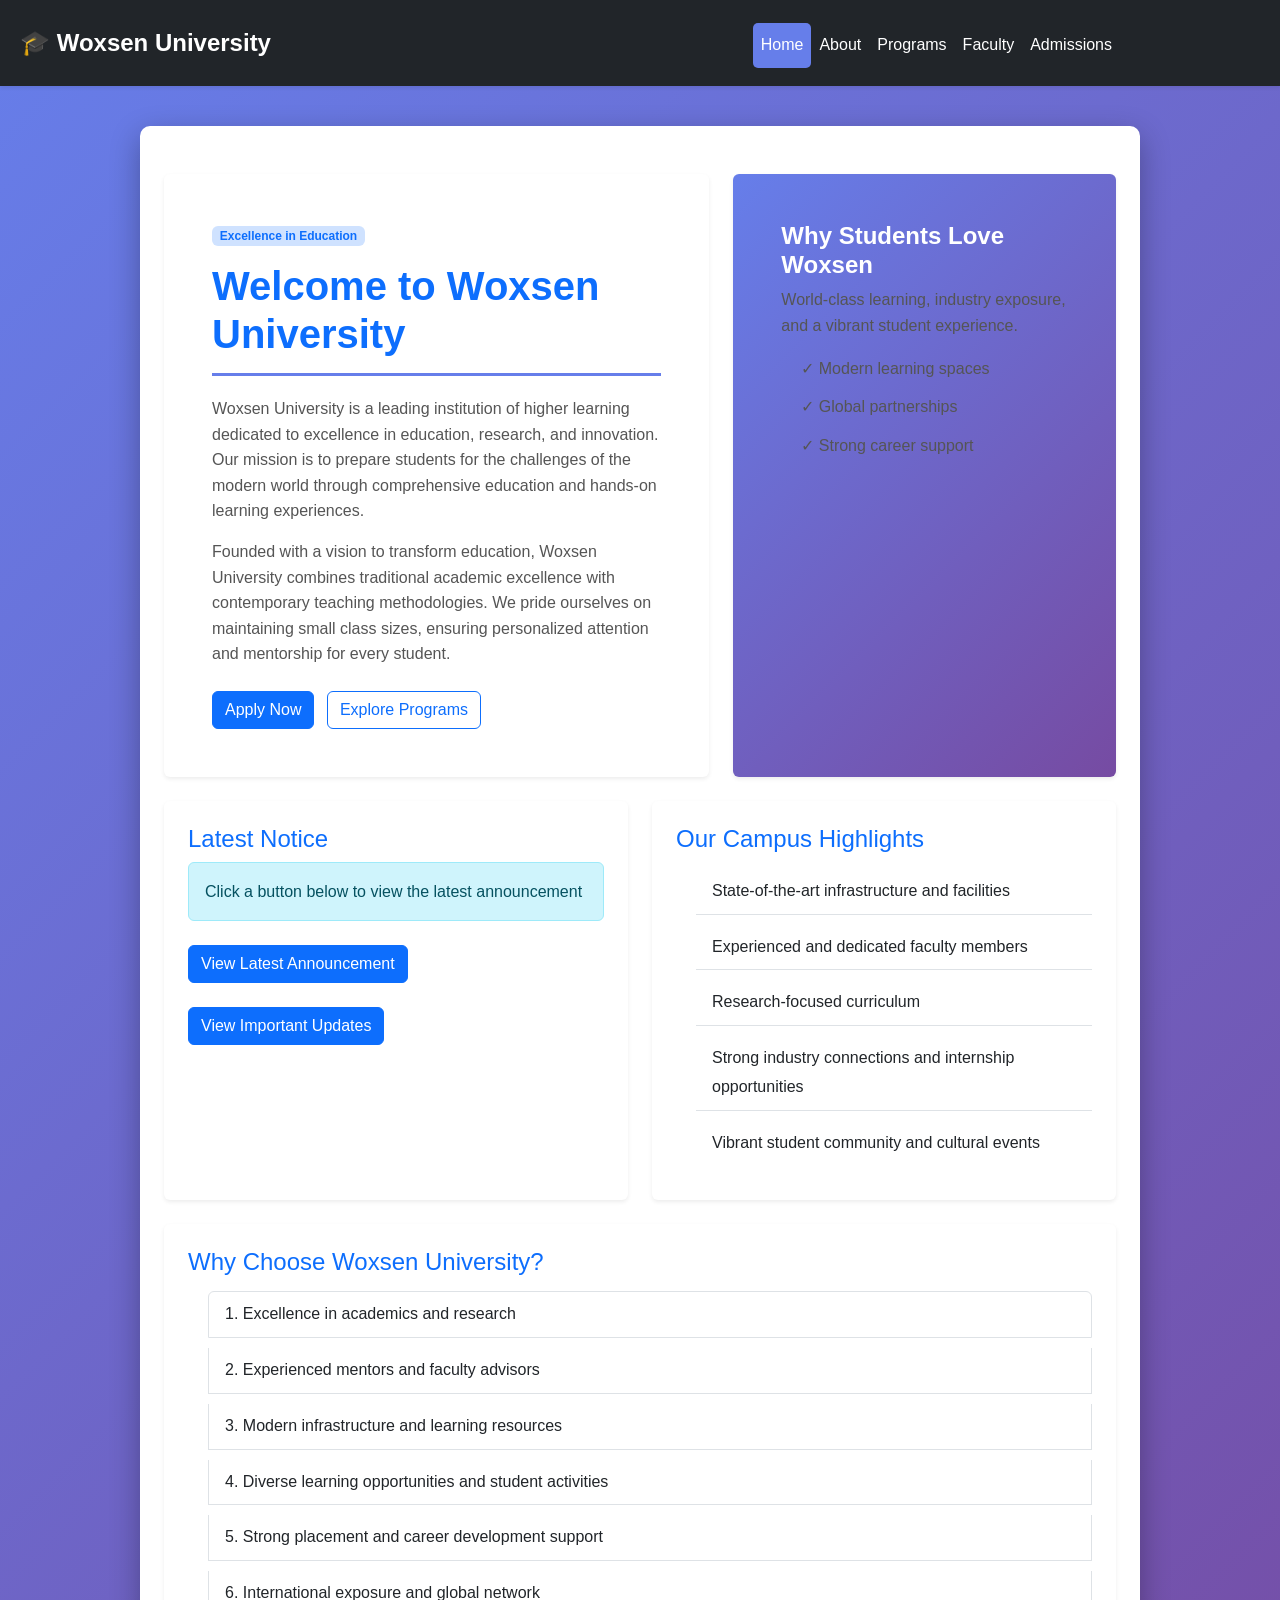
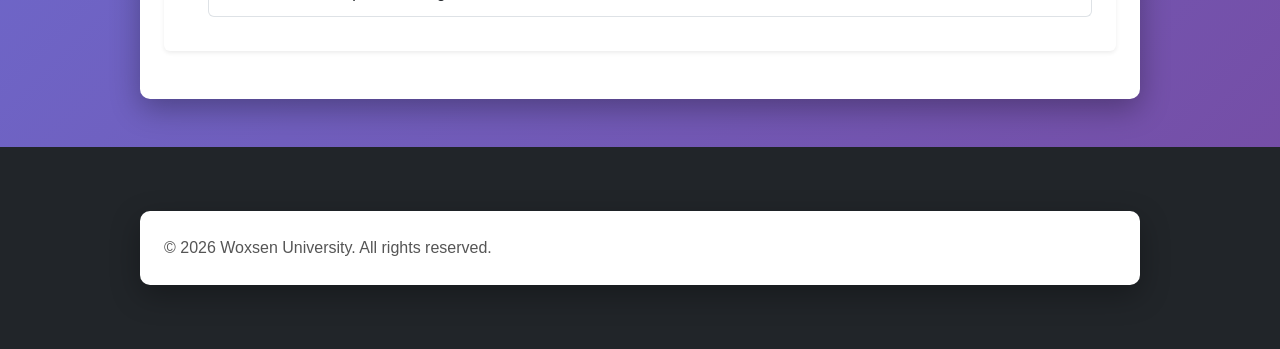
<file: index.html>
<!DOCTYPE html>
<html lang="en">
<head>
  <meta charset="UTF-8">
  <meta name="viewport" content="width=device-width, initial-scale=1.0">
  <title>Woxsen University - Home</title>
  <link href="https://cdn.jsdelivr.net/npm/bootstrap@5.3.3/dist/css/bootstrap.min.css" rel="stylesheet">
  <link rel="stylesheet" href="styles.css">
</head>
<body>
  <header class="navbar navbar-expand-lg navbar-dark bg-dark sticky-top shadow-sm">
    <div class="container">
      <a href="index.html" class="navbar-brand fw-bold">🎓 Woxsen University</a>
      <button class="navbar-toggler border-0" type="button" data-bs-toggle="collapse" data-bs-target="#navbarNav" aria-controls="navbarNav" aria-expanded="false" aria-label="Toggle navigation">
        <span class="navbar-toggler-icon"></span>
      </button>
      <div class="collapse navbar-collapse" id="navbarNav">
        <ul class="navbar-nav ms-auto" id="nav-links"></ul>
      </div>
    </div>
  </header>

  <main class="container py-4 py-lg-5">
    <section class="row align-items-stretch g-4 mb-4">
      <div class="col-lg-7">
        <div class="card shadow-sm border-0 h-100">
          <div class="card-body p-4 p-lg-5">
            <span class="badge bg-primary-subtle text-primary mb-3">Excellence in Education</span>
            <h1 class="display-6 fw-bold text-primary" id="hero-title"></h1>
            <div id="hero-intro"></div>
            <div class="mt-4">
              <a class="btn btn-primary me-2" href="admissions.html">Apply Now</a>
              <a class="btn btn-outline-primary" href="programs.html">Explore Programs</a>
            </div>
          </div>
        </div>
      </div>
      <div class="col-lg-5">
        <div class="card border-0 h-100 text-white shadow-sm" style="background: linear-gradient(135deg, #667eea 0%, #764ba2 100%);">
          <div class="card-body p-4 p-lg-5">
            <h2 class="h4 fw-bold">Why Students Love Woxsen</h2>
            <p class="mb-3">World-class learning, industry exposure, and a vibrant student experience.</p>
            <ul class="list-unstyled">
              <li>✓ Modern learning spaces</li>
              <li>✓ Global partnerships</li>
              <li>✓ Strong career support</li>
            </ul>
          </div>
        </div>
      </div>
    </section>

    <section class="row g-4">
      <div class="col-lg-6">
        <div class="card shadow-sm border-0 h-100">
          <div class="card-body p-4">
            <h2 class="h4 text-primary">Latest Notice</h2>
            <div class="alert alert-info mb-3" role="status" id="notice">Click a button below to view the latest announcement</div>
            <div id="notice-buttons"></div>
          </div>
        </div>
      </div>
      <div class="col-lg-6">
        <div class="card shadow-sm border-0 h-100">
          <div class="card-body p-4">
            <h2 class="h4 text-primary">Our Campus Highlights</h2>
            <ul class="list-group list-group-flush" id="highlights-list"></ul>
          </div>
        </div>
      </div>
    </section>

    <section class="card shadow-sm border-0 mt-4">
      <div class="card-body p-4">
        <h2 class="h4 text-primary">Why Choose Woxsen University?</h2>
        <ol class="list-group list-group-numbered" id="reasons-list"></ol>
      </div>
    </section>
  </main>

  <footer class="bg-dark text-white py-4 mt-5">
    <div class="container text-center">
      <p class="mb-0" id="footer-text"></p>
    </div>
  </footer>

  <script src="content.js"></script>
  <script src="main.js"></script>
  <script src="https://cdn.jsdelivr.net/npm/bootstrap@5.3.3/dist/js/bootstrap.bundle.min.js"></script>
</body>
</html>
</file>
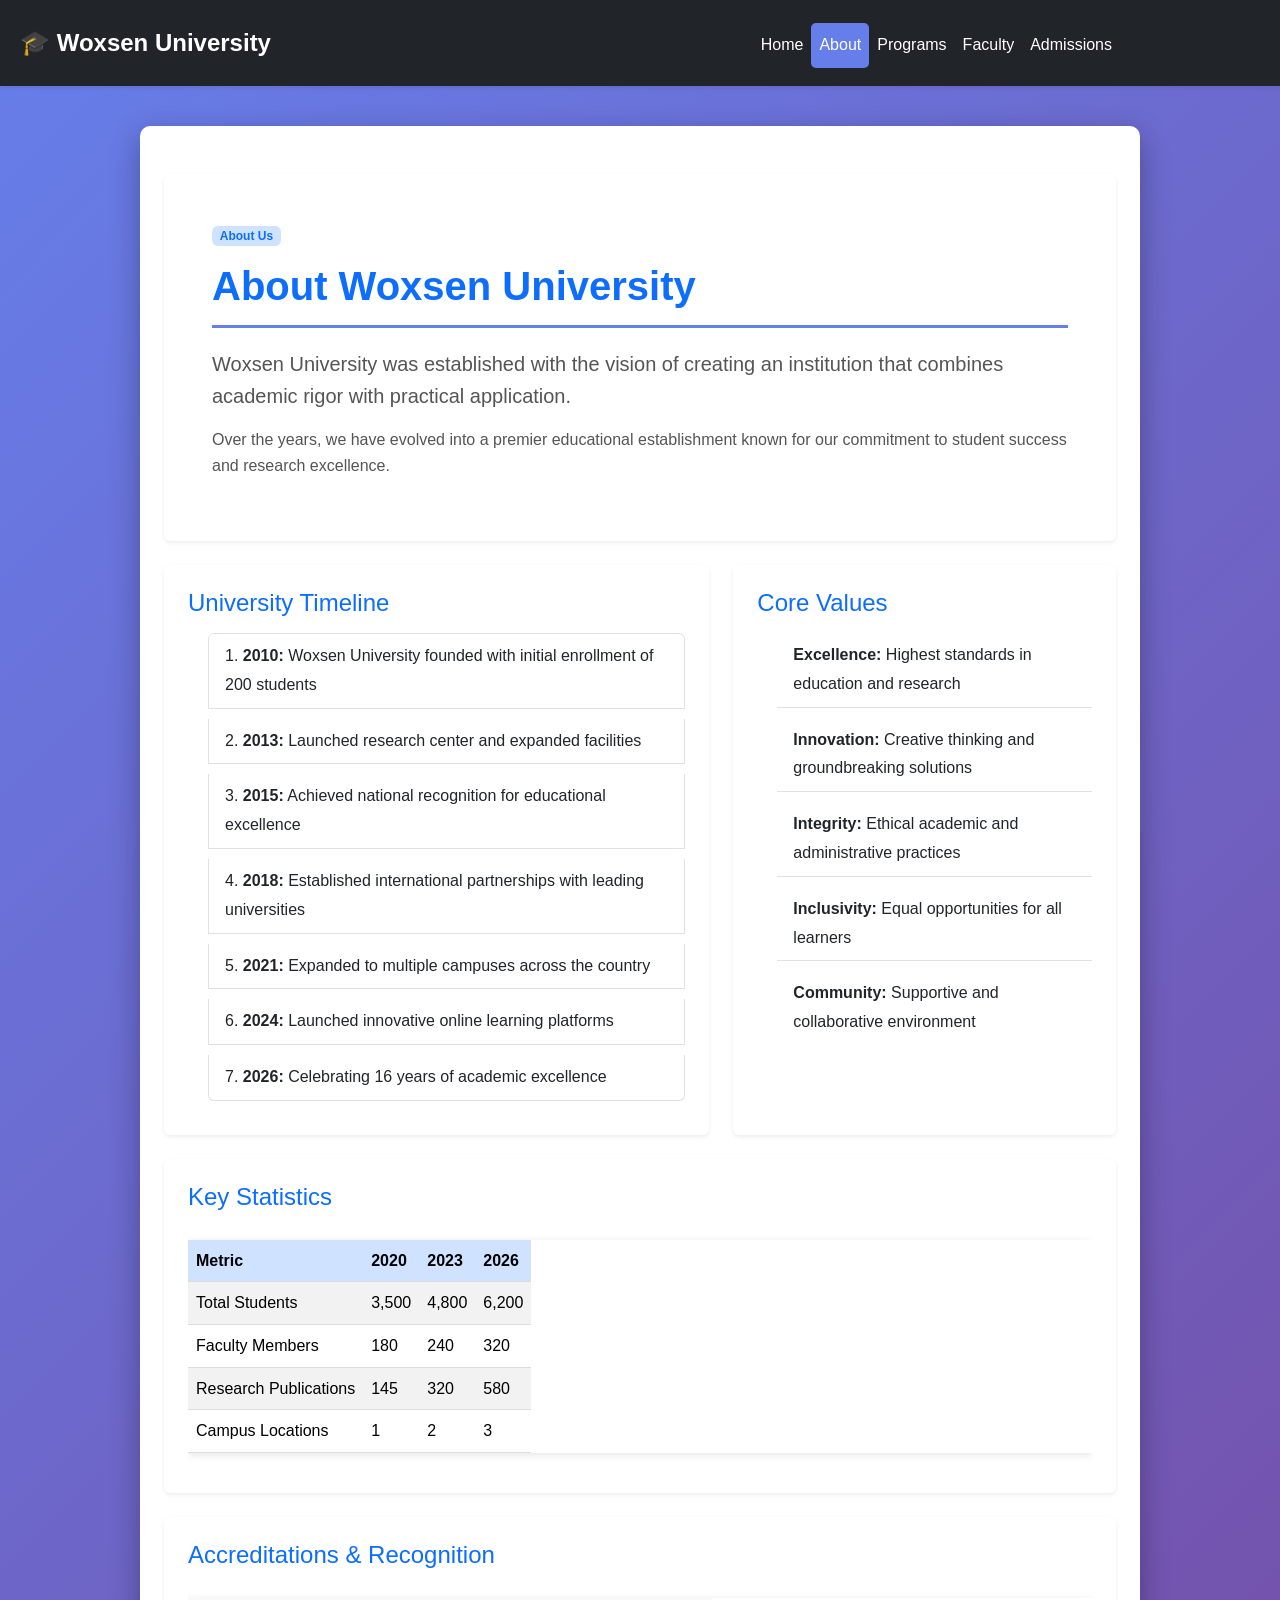
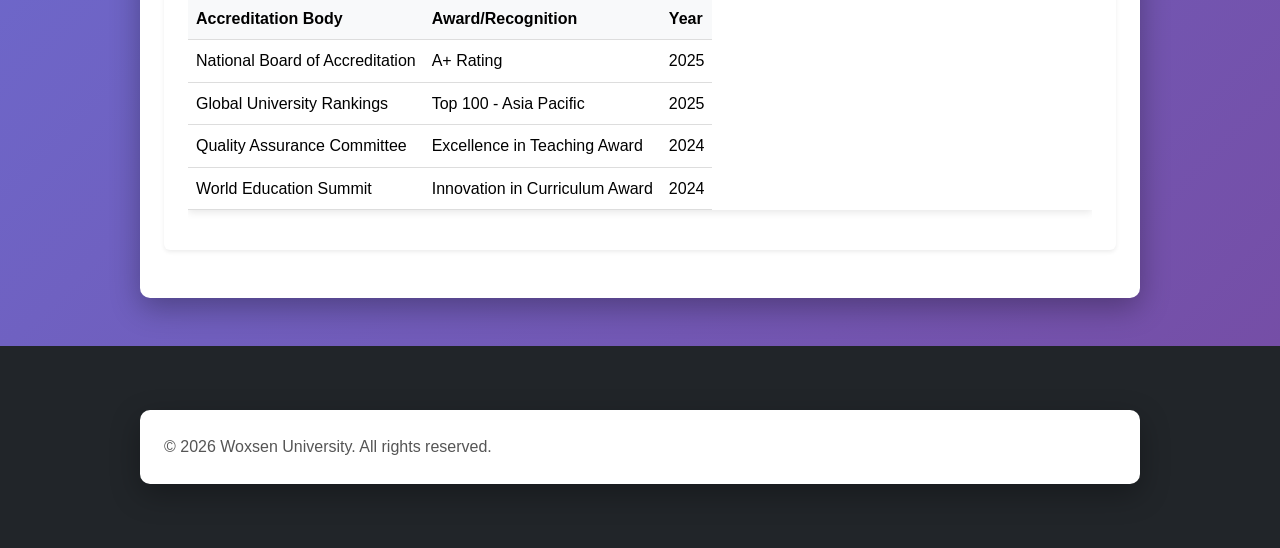
<file: about.html>
<!DOCTYPE html>
<html lang="en">
<head>
<meta charset="UTF-8">
<meta name="viewport" content="width=device-width, initial-scale=1.0">
<title>Woxsen University - About</title>
<link href="https://cdn.jsdelivr.net/npm/bootstrap@5.3.3/dist/css/bootstrap.min.css" rel="stylesheet">
<link rel="stylesheet" href="styles.css">
</head>
<body>
  <nav class="navbar navbar-expand-lg navbar-dark bg-dark sticky-top shadow-sm">
    <div class="container">
      <a href="index.html" class="navbar-brand fw-bold">🎓 Woxsen University</a>
      <button class="navbar-toggler border-0" type="button" data-bs-toggle="collapse" data-bs-target="#navbarNav" aria-controls="navbarNav" aria-expanded="false" aria-label="Toggle navigation">
        <span class="navbar-toggler-icon"></span>
      </button>
      <div class="collapse navbar-collapse" id="navbarNav">
        <ul class="navbar-nav ms-auto">
          <li class="nav-item"><a class="nav-link" href="index.html">Home</a></li>
          <li class="nav-item"><a class="nav-link active" href="about.html">About</a></li>
          <li class="nav-item"><a class="nav-link" href="programs.html">Programs</a></li>
          <li class="nav-item"><a class="nav-link" href="faculty.html">Faculty</a></li>
          <li class="nav-item"><a class="nav-link" href="admissions.html">Admissions</a></li>
        </ul>
      </div>
    </div>
  </nav>

<main class="container py-4 py-lg-5">
  <section class="card shadow-sm border-0 mb-4">
    <div class="card-body p-4 p-lg-5">
      <span class="badge bg-primary-subtle text-primary mb-3">About Us</span>
      <h1 class="display-6 fw-bold text-primary">About Woxsen University</h1>
      <p class="lead">Woxsen University was established with the vision of creating an institution that combines academic rigor with practical application.</p>
      <p>Over the years, we have evolved into a premier educational establishment known for our commitment to student success and research excellence.</p>
    </div>
  </section>

  <section class="row g-4 mb-4">
    <div class="col-lg-7">
      <div class="card shadow-sm border-0 h-100">
        <div class="card-body p-4">
          <h2 class="h4 text-primary">University Timeline</h2>
          <ol class="list-group list-group-numbered">
            <li class="list-group-item"><strong>2010:</strong> Woxsen University founded with initial enrollment of 200 students</li>
            <li class="list-group-item"><strong>2013:</strong> Launched research center and expanded facilities</li>
            <li class="list-group-item"><strong>2015:</strong> Achieved national recognition for educational excellence</li>
            <li class="list-group-item"><strong>2018:</strong> Established international partnerships with leading universities</li>
            <li class="list-group-item"><strong>2021:</strong> Expanded to multiple campuses across the country</li>
            <li class="list-group-item"><strong>2024:</strong> Launched innovative online learning platforms</li>
            <li class="list-group-item"><strong>2026:</strong> Celebrating 16 years of academic excellence</li>
          </ol>
        </div>
      </div>
    </div>
    <div class="col-lg-5">
      <div class="card shadow-sm border-0 h-100">
        <div class="card-body p-4">
          <h2 class="h4 text-primary">Core Values</h2>
          <ul class="list-group list-group-flush">
            <li class="list-group-item"><strong>Excellence:</strong> Highest standards in education and research</li>
            <li class="list-group-item"><strong>Innovation:</strong> Creative thinking and groundbreaking solutions</li>
            <li class="list-group-item"><strong>Integrity:</strong> Ethical academic and administrative practices</li>
            <li class="list-group-item"><strong>Inclusivity:</strong> Equal opportunities for all learners</li>
            <li class="list-group-item"><strong>Community:</strong> Supportive and collaborative environment</li>
          </ul>
        </div>
      </div>
    </div>
  </section>

  <section class="card shadow-sm border-0 mb-4">
    <div class="card-body p-4">
      <h2 class="h4 text-primary">Key Statistics</h2>
      <div class="table-responsive">
        <table class="table table-striped align-middle">
          <thead class="table-primary">
            <tr><th>Metric</th><th>2020</th><th>2023</th><th>2026</th></tr>
          </thead>
          <tbody>
            <tr><td>Total Students</td><td>3,500</td><td>4,800</td><td>6,200</td></tr>
            <tr><td>Faculty Members</td><td>180</td><td>240</td><td>320</td></tr>
            <tr><td>Research Publications</td><td>145</td><td>320</td><td>580</td></tr>
            <tr><td>Campus Locations</td><td>1</td><td>2</td><td>3</td></tr>
          </tbody>
        </table>
      </div>
    </div>
  </section>

  <section class="card shadow-sm border-0">
    <div class="card-body p-4">
      <h2 class="h4 text-primary">Accreditations & Recognition</h2>
      <div class="table-responsive">
        <table class="table table-hover align-middle">
          <thead class="table-light">
            <tr><th>Accreditation Body</th><th>Award/Recognition</th><th>Year</th></tr>
          </thead>
          <tbody>
            <tr><td>National Board of Accreditation</td><td>A+ Rating</td><td>2025</td></tr>
            <tr><td>Global University Rankings</td><td>Top 100 - Asia Pacific</td><td>2025</td></tr>
            <tr><td>Quality Assurance Committee</td><td>Excellence in Teaching Award</td><td>2024</td></tr>
            <tr><td>World Education Summit</td><td>Innovation in Curriculum Award</td><td>2024</td></tr>
          </tbody>
        </table>
      </div>
    </div>
  </section>
</main>

<footer class="bg-dark text-white py-4 mt-5">
  <div class="container text-center">
    <p class="mb-0">&copy; 2026 Woxsen University. All rights reserved.</p>
  </div>
</footer>

<script src="https://cdn.jsdelivr.net/npm/bootstrap@5.3.3/dist/js/bootstrap.bundle.min.js"></script>
</body>
</html>
</file>
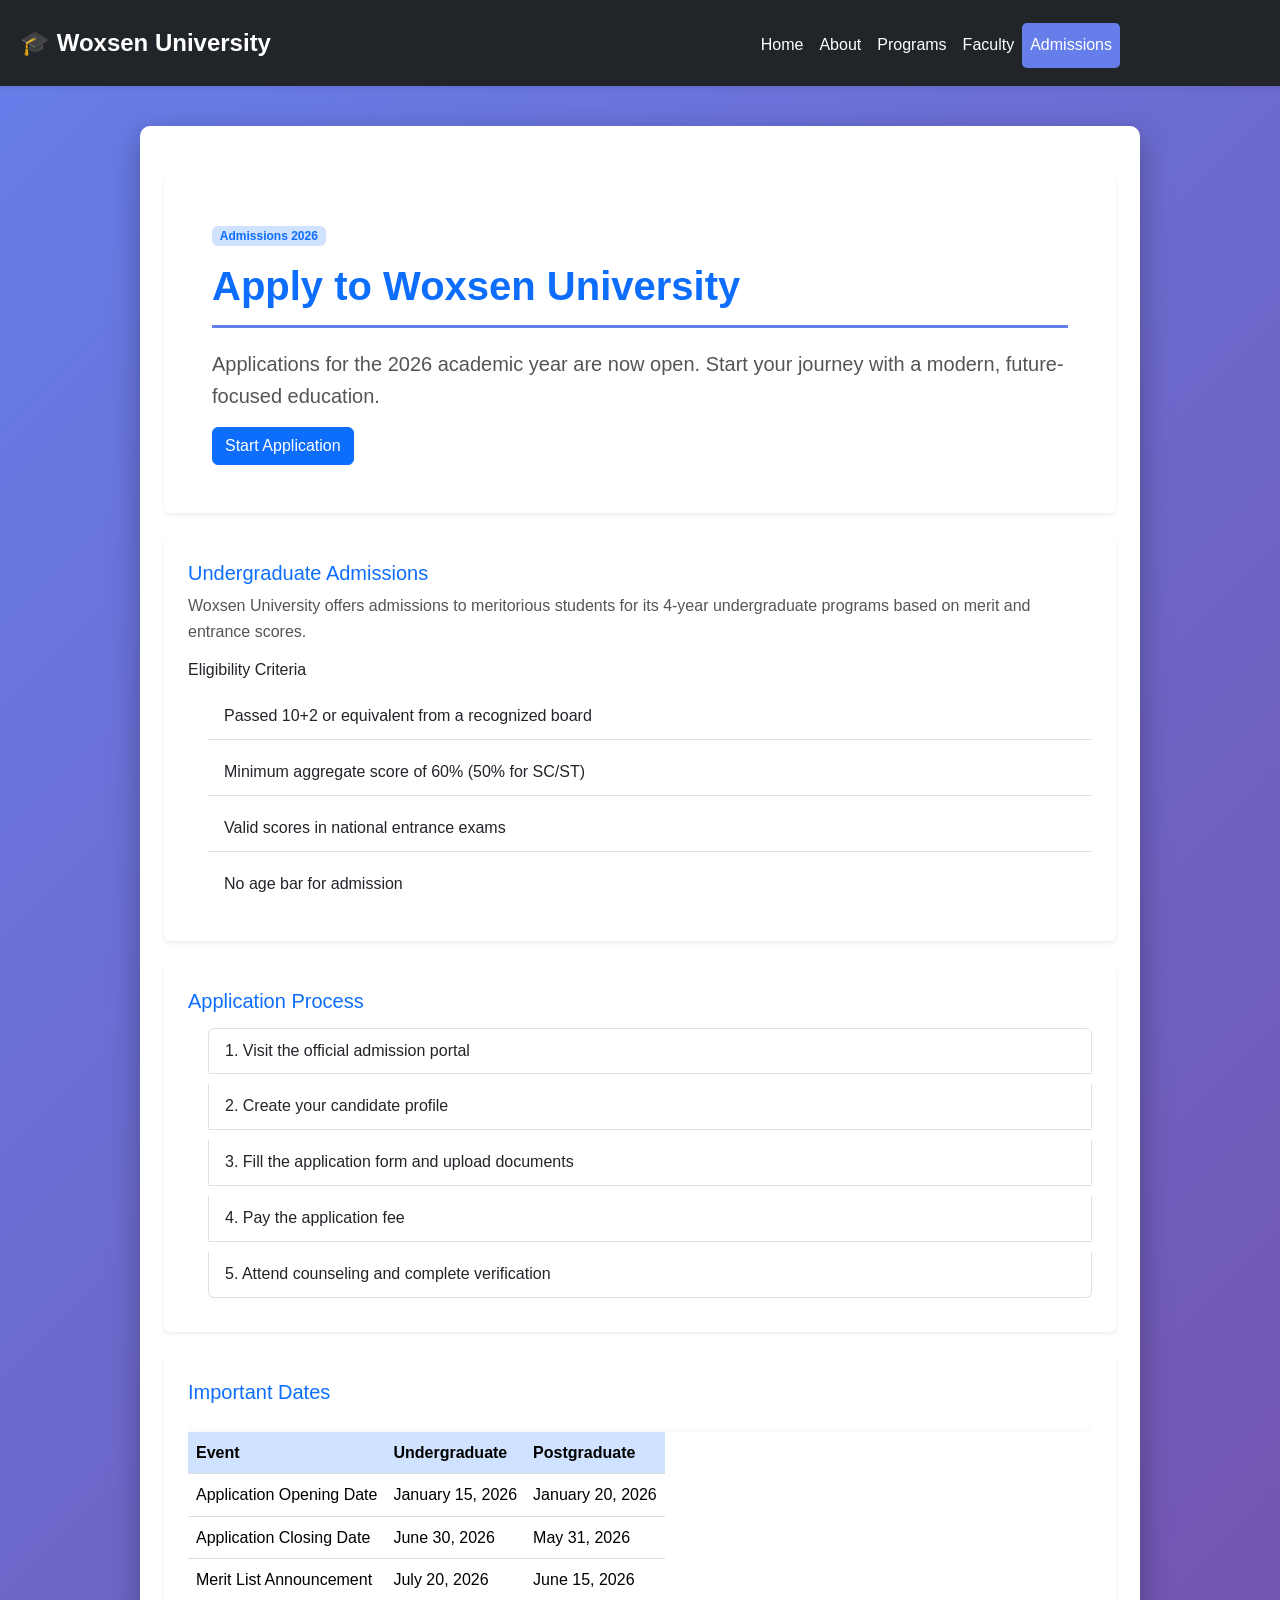
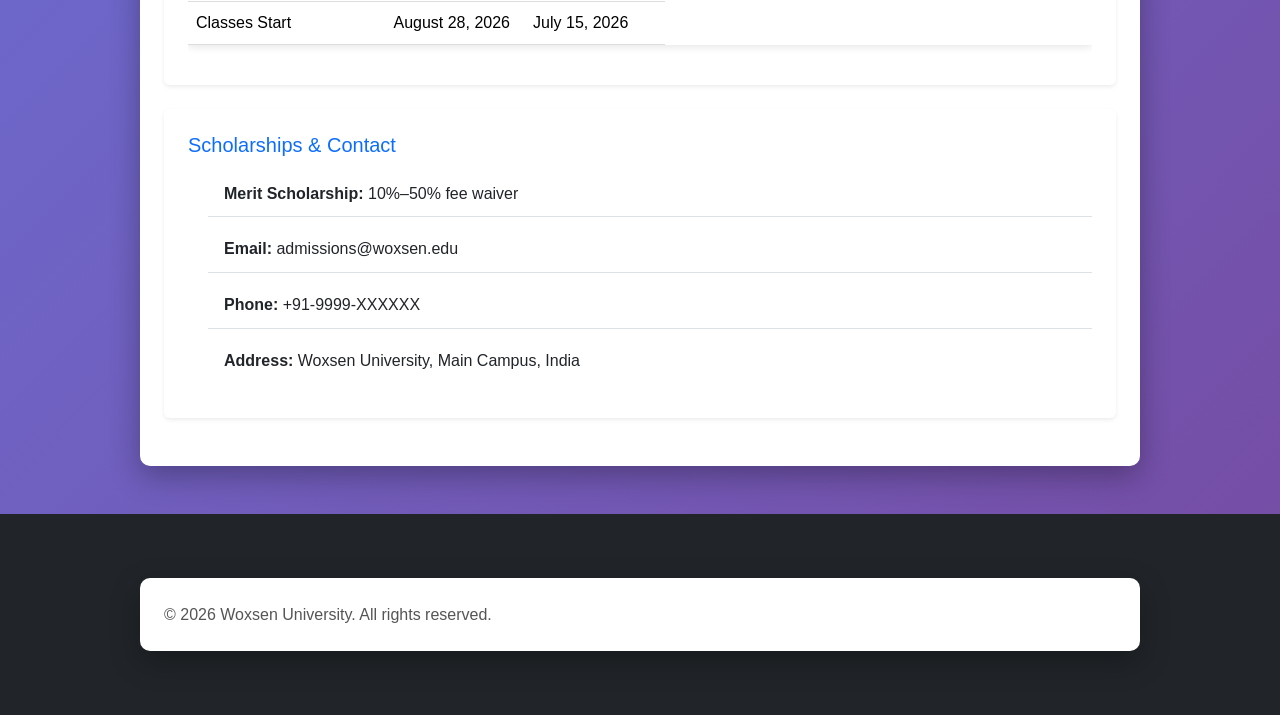
<file: admissions.html>
<!DOCTYPE html>
<html lang="en">
<head>
<meta charset="UTF-8">
<meta name="viewport" content="width=device-width, initial-scale=1.0">
<title>Woxsen University - Admissions</title>
<link href="https://cdn.jsdelivr.net/npm/bootstrap@5.3.3/dist/css/bootstrap.min.css" rel="stylesheet">
<link rel="stylesheet" href="styles.css">
</head>
<body>
  <header class="navbar navbar-expand-lg navbar-dark bg-dark sticky-top shadow-sm">
    <div class="container">
      <a href="index.html" class="navbar-brand fw-bold">🎓 Woxsen University</a>
      <button class="navbar-toggler border-0" type="button" data-bs-toggle="collapse" data-bs-target="#navbarNav" aria-controls="navbarNav" aria-expanded="false" aria-label="Toggle navigation">
        <span class="navbar-toggler-icon"></span>
      </button>
      <div class="collapse navbar-collapse" id="navbarNav">
        <ul class="navbar-nav ms-auto">
          <li class="nav-item"><a class="nav-link" href="index.html">Home</a></li>
          <li class="nav-item"><a class="nav-link" href="about.html">About</a></li>
          <li class="nav-item"><a class="nav-link" href="programs.html">Programs</a></li>
          <li class="nav-item"><a class="nav-link" href="faculty.html">Faculty</a></li>
          <li class="nav-item"><a class="nav-link active" href="admissions.html">Admissions</a></li>
        </ul>
      </div>
    </div>
  </header>

<main class="container py-4 py-lg-5">
  <section class="card shadow-sm border-0 mb-4">
    <div class="card-body p-4 p-lg-5">
      <span class="badge bg-primary-subtle text-primary mb-3">Admissions 2026</span>
      <h1 class="display-6 fw-bold text-primary">Apply to Woxsen University</h1>
      <p class="lead">Applications for the 2026 academic year are now open. Start your journey with a modern, future-focused education.</p>
      <a class="btn btn-primary" href="#admission-process">Start Application</a>
    </div>
  </section>

  <section class="card shadow-sm border-0 mb-4">
    <div class="card-body p-4">
      <h2 class="h5 text-primary">Undergraduate Admissions</h2>
      <p>Woxsen University offers admissions to meritorious students for its 4-year undergraduate programs based on merit and entrance scores.</p>
      <h3 class="h6 mt-3">Eligibility Criteria</h3>
      <ul class="list-group list-group-flush">
        <li class="list-group-item">Passed 10+2 or equivalent from a recognized board</li>
        <li class="list-group-item">Minimum aggregate score of 60% (50% for SC/ST)</li>
        <li class="list-group-item">Valid scores in national entrance exams</li>
        <li class="list-group-item">No age bar for admission</li>
      </ul>
    </div>
  </section>

  <section class="card shadow-sm border-0 mb-4" id="admission-process">
    <div class="card-body p-4">
      <h2 class="h5 text-primary">Application Process</h2>
      <ol class="list-group list-group-numbered">
        <li class="list-group-item">Visit the official admission portal</li>
        <li class="list-group-item">Create your candidate profile</li>
        <li class="list-group-item">Fill the application form and upload documents</li>
        <li class="list-group-item">Pay the application fee</li>
        <li class="list-group-item">Attend counseling and complete verification</li>
      </ol>
    </div>
  </section>

  <section class="card shadow-sm border-0 mb-4">
    <div class="card-body p-4">
      <h2 class="h5 text-primary">Important Dates</h2>
      <div class="table-responsive">
        <table class="table table-hover align-middle">
          <thead class="table-primary"><tr><th>Event</th><th>Undergraduate</th><th>Postgraduate</th></tr></thead>
          <tbody>
            <tr><td>Application Opening Date</td><td>January 15, 2026</td><td>January 20, 2026</td></tr>
            <tr><td>Application Closing Date</td><td>June 30, 2026</td><td>May 31, 2026</td></tr>
            <tr><td>Merit List Announcement</td><td>July 20, 2026</td><td>June 15, 2026</td></tr>
            <tr><td>Classes Start</td><td>August 28, 2026</td><td>July 15, 2026</td></tr>
          </tbody>
        </table>
      </div>
    </div>
  </section>

  <section class="card shadow-sm border-0">
    <div class="card-body p-4">
      <h2 class="h5 text-primary">Scholarships & Contact</h2>
      <ul class="list-group list-group-flush">
        <li class="list-group-item"><strong>Merit Scholarship:</strong> 10%–50% fee waiver</li>
        <li class="list-group-item"><strong>Email:</strong> admissions@woxsen.edu</li>
        <li class="list-group-item"><strong>Phone:</strong> +91-9999-XXXXXX</li>
        <li class="list-group-item"><strong>Address:</strong> Woxsen University, Main Campus, India</li>
      </ul>
    </div>
  </section>
</main>

<footer class="bg-dark text-white py-4 mt-5"><div class="container text-center"><p class="mb-0">&copy; 2026 Woxsen University. All rights reserved.</p></div></footer>

<script src="https://cdn.jsdelivr.net/npm/bootstrap@5.3.3/dist/js/bootstrap.bundle.min.js"></script>
</body>
</html>
</file>
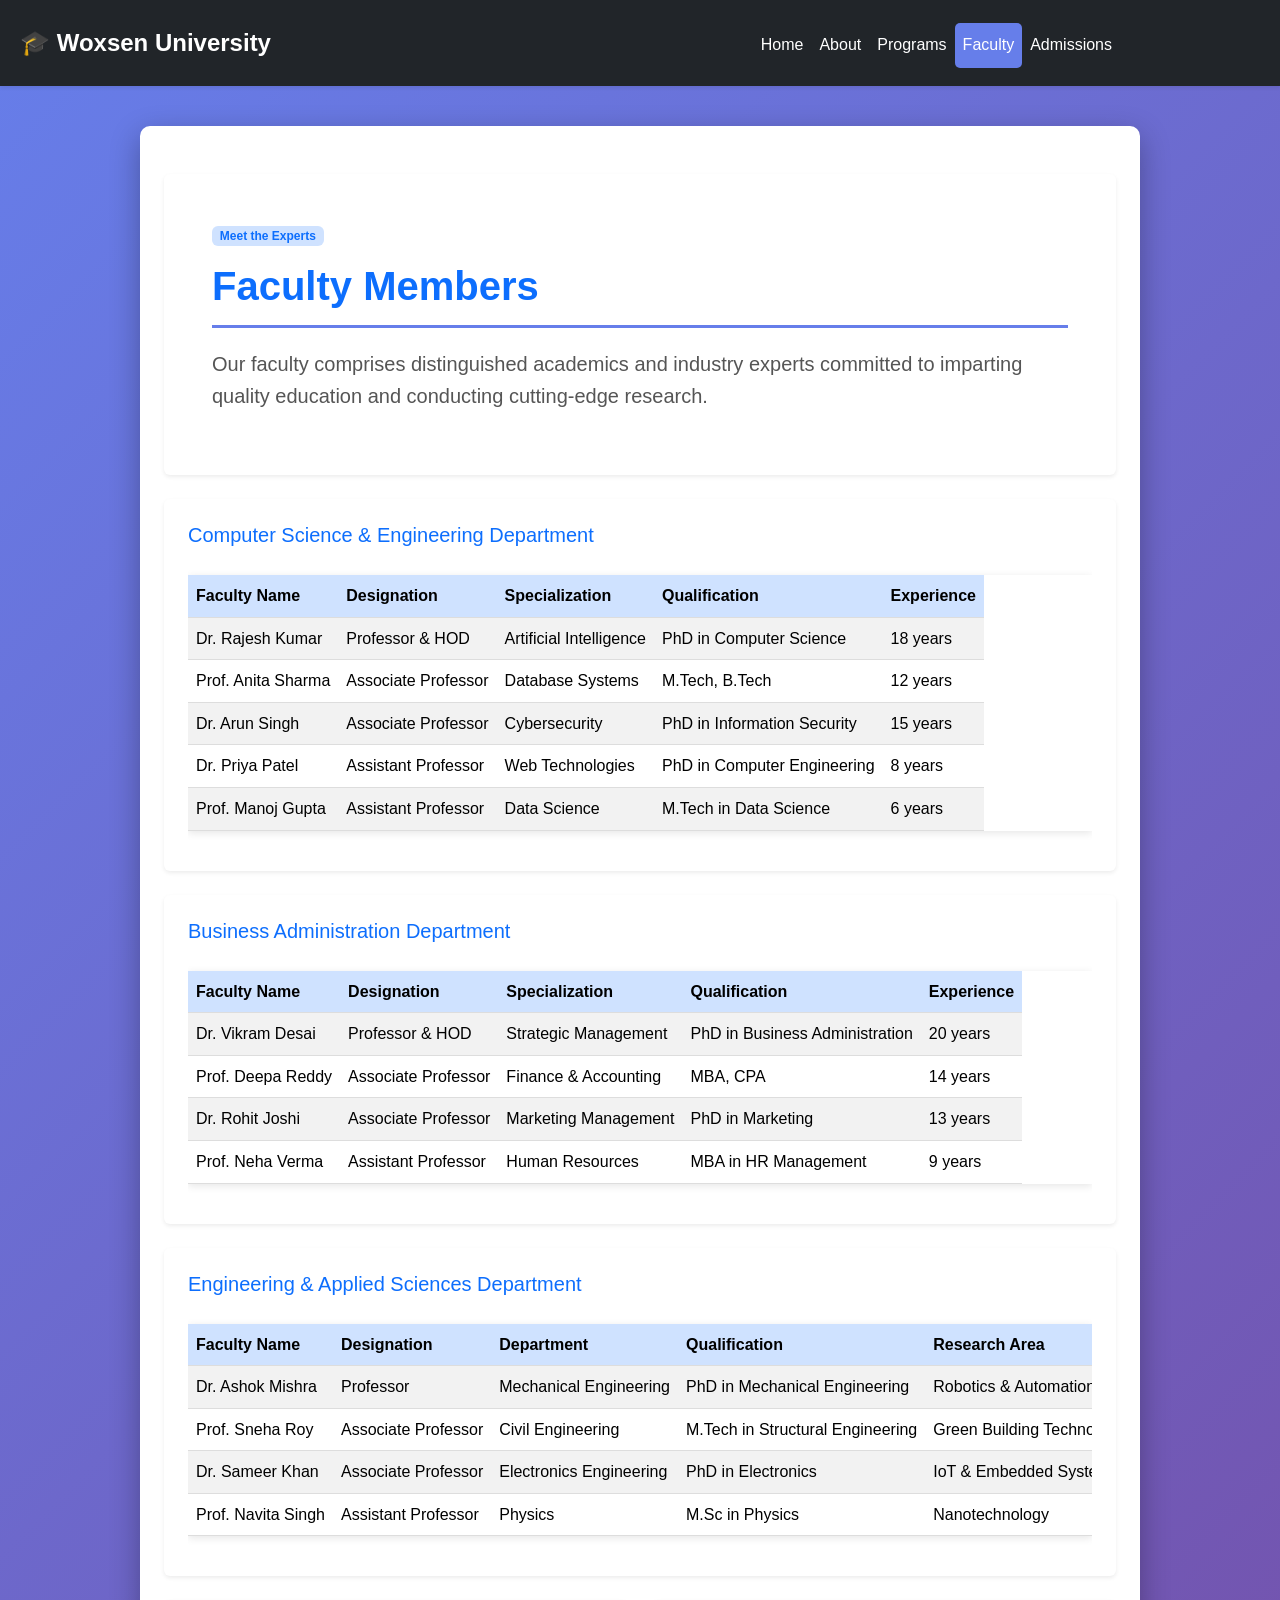
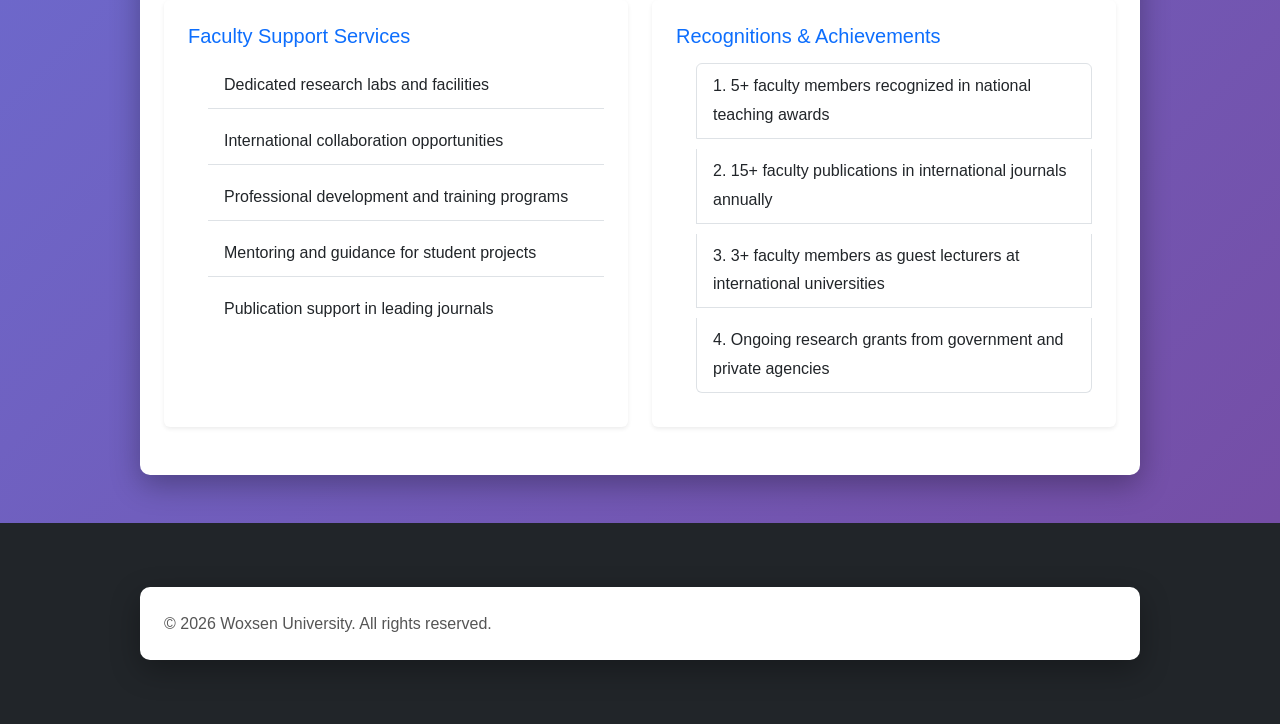
<file: faculty.html>
<!DOCTYPE html>
<html lang="en">
<head>
<meta charset="UTF-8">
<meta name="viewport" content="width=device-width, initial-scale=1.0">
<title>Woxsen University - Faculty</title>
<link href="https://cdn.jsdelivr.net/npm/bootstrap@5.3.3/dist/css/bootstrap.min.css" rel="stylesheet">
<link rel="stylesheet" href="styles.css">
</head>
<body>
  <header class="navbar navbar-expand-lg navbar-dark bg-dark sticky-top shadow-sm">
    <div class="container">
      <a href="index.html" class="navbar-brand fw-bold">🎓 Woxsen University</a>
      <button class="navbar-toggler border-0" type="button" data-bs-toggle="collapse" data-bs-target="#navbarNav" aria-controls="navbarNav" aria-expanded="false" aria-label="Toggle navigation">
        <span class="navbar-toggler-icon"></span>
      </button>
      <div class="collapse navbar-collapse" id="navbarNav">
        <ul class="navbar-nav ms-auto">
          <li class="nav-item"><a class="nav-link" href="index.html">Home</a></li>
          <li class="nav-item"><a class="nav-link" href="about.html">About</a></li>
          <li class="nav-item"><a class="nav-link" href="programs.html">Programs</a></li>
          <li class="nav-item"><a class="nav-link active" href="faculty.html">Faculty</a></li>
          <li class="nav-item"><a class="nav-link" href="admissions.html">Admissions</a></li>
        </ul>
      </div>
    </div>
  </header>

<main class="container py-4 py-lg-5">
  <section class="card shadow-sm border-0 mb-4">
    <div class="card-body p-4 p-lg-5">
      <span class="badge bg-primary-subtle text-primary mb-3">Meet the Experts</span>
      <h1 class="display-6 fw-bold text-primary">Faculty Members</h1>
      <p class="lead">Our faculty comprises distinguished academics and industry experts committed to imparting quality education and conducting cutting-edge research.</p>
    </div>
  </section>

  <section class="card shadow-sm border-0 mb-4">
    <div class="card-body p-4">
      <h2 class="h5 text-primary">Computer Science & Engineering Department</h2>
      <div class="table-responsive">
        <table class="table table-striped align-middle">
          <thead class="table-primary"><tr><th>Faculty Name</th><th>Designation</th><th>Specialization</th><th>Qualification</th><th>Experience</th></tr></thead>
          <tbody>
            <tr><td>Dr. Rajesh Kumar</td><td>Professor & HOD</td><td>Artificial Intelligence</td><td>PhD in Computer Science</td><td>18 years</td></tr>
            <tr><td>Prof. Anita Sharma</td><td>Associate Professor</td><td>Database Systems</td><td>M.Tech, B.Tech</td><td>12 years</td></tr>
            <tr><td>Dr. Arun Singh</td><td>Associate Professor</td><td>Cybersecurity</td><td>PhD in Information Security</td><td>15 years</td></tr>
            <tr><td>Dr. Priya Patel</td><td>Assistant Professor</td><td>Web Technologies</td><td>PhD in Computer Engineering</td><td>8 years</td></tr>
            <tr><td>Prof. Manoj Gupta</td><td>Assistant Professor</td><td>Data Science</td><td>M.Tech in Data Science</td><td>6 years</td></tr>
          </tbody>
        </table>
      </div>
    </div>
  </section>

  <section class="card shadow-sm border-0 mb-4">
    <div class="card-body p-4">
      <h2 class="h5 text-primary">Business Administration Department</h2>
      <div class="table-responsive">
        <table class="table table-striped align-middle">
          <thead class="table-primary"><tr><th>Faculty Name</th><th>Designation</th><th>Specialization</th><th>Qualification</th><th>Experience</th></tr></thead>
          <tbody>
            <tr><td>Dr. Vikram Desai</td><td>Professor & HOD</td><td>Strategic Management</td><td>PhD in Business Administration</td><td>20 years</td></tr>
            <tr><td>Prof. Deepa Reddy</td><td>Associate Professor</td><td>Finance & Accounting</td><td>MBA, CPA</td><td>14 years</td></tr>
            <tr><td>Dr. Rohit Joshi</td><td>Associate Professor</td><td>Marketing Management</td><td>PhD in Marketing</td><td>13 years</td></tr>
            <tr><td>Prof. Neha Verma</td><td>Assistant Professor</td><td>Human Resources</td><td>MBA in HR Management</td><td>9 years</td></tr>
          </tbody>
        </table>
      </div>
    </div>
  </section>

  <section class="card shadow-sm border-0 mb-4">
    <div class="card-body p-4">
      <h2 class="h5 text-primary">Engineering & Applied Sciences Department</h2>
      <div class="table-responsive">
        <table class="table table-striped align-middle">
          <thead class="table-primary"><tr><th>Faculty Name</th><th>Designation</th><th>Department</th><th>Qualification</th><th>Research Area</th></tr></thead>
          <tbody>
            <tr><td>Dr. Ashok Mishra</td><td>Professor</td><td>Mechanical Engineering</td><td>PhD in Mechanical Engineering</td><td>Robotics & Automation</td></tr>
            <tr><td>Prof. Sneha Roy</td><td>Associate Professor</td><td>Civil Engineering</td><td>M.Tech in Structural Engineering</td><td>Green Building Technology</td></tr>
            <tr><td>Dr. Sameer Khan</td><td>Associate Professor</td><td>Electronics Engineering</td><td>PhD in Electronics</td><td>IoT & Embedded Systems</td></tr>
            <tr><td>Prof. Navita Singh</td><td>Assistant Professor</td><td>Physics</td><td>M.Sc in Physics</td><td>Nanotechnology</td></tr>
          </tbody>
        </table>
      </div>
    </div>
  </section>

  <section class="row g-4">
    <div class="col-lg-6"><div class="card shadow-sm border-0 h-100"><div class="card-body p-4"><h2 class="h5 text-primary">Faculty Support Services</h2><ul class="list-group list-group-flush"><li class="list-group-item">Dedicated research labs and facilities</li><li class="list-group-item">International collaboration opportunities</li><li class="list-group-item">Professional development and training programs</li><li class="list-group-item">Mentoring and guidance for student projects</li><li class="list-group-item">Publication support in leading journals</li></ul></div></div></div>
    <div class="col-lg-6"><div class="card shadow-sm border-0 h-100"><div class="card-body p-4"><h2 class="h5 text-primary">Recognitions & Achievements</h2><ol class="list-group list-group-numbered"><li class="list-group-item">5+ faculty members recognized in national teaching awards</li><li class="list-group-item">15+ faculty publications in international journals annually</li><li class="list-group-item">3+ faculty members as guest lecturers at international universities</li><li class="list-group-item">Ongoing research grants from government and private agencies</li></ol></div></div></div>
  </section>
</main>

<footer class="bg-dark text-white py-4 mt-5"><div class="container text-center"><p class="mb-0">&copy; 2026 Woxsen University. All rights reserved.</p></div></footer>

<script src="https://cdn.jsdelivr.net/npm/bootstrap@5.3.3/dist/js/bootstrap.bundle.min.js"></script>
</body>
</html>
</file>
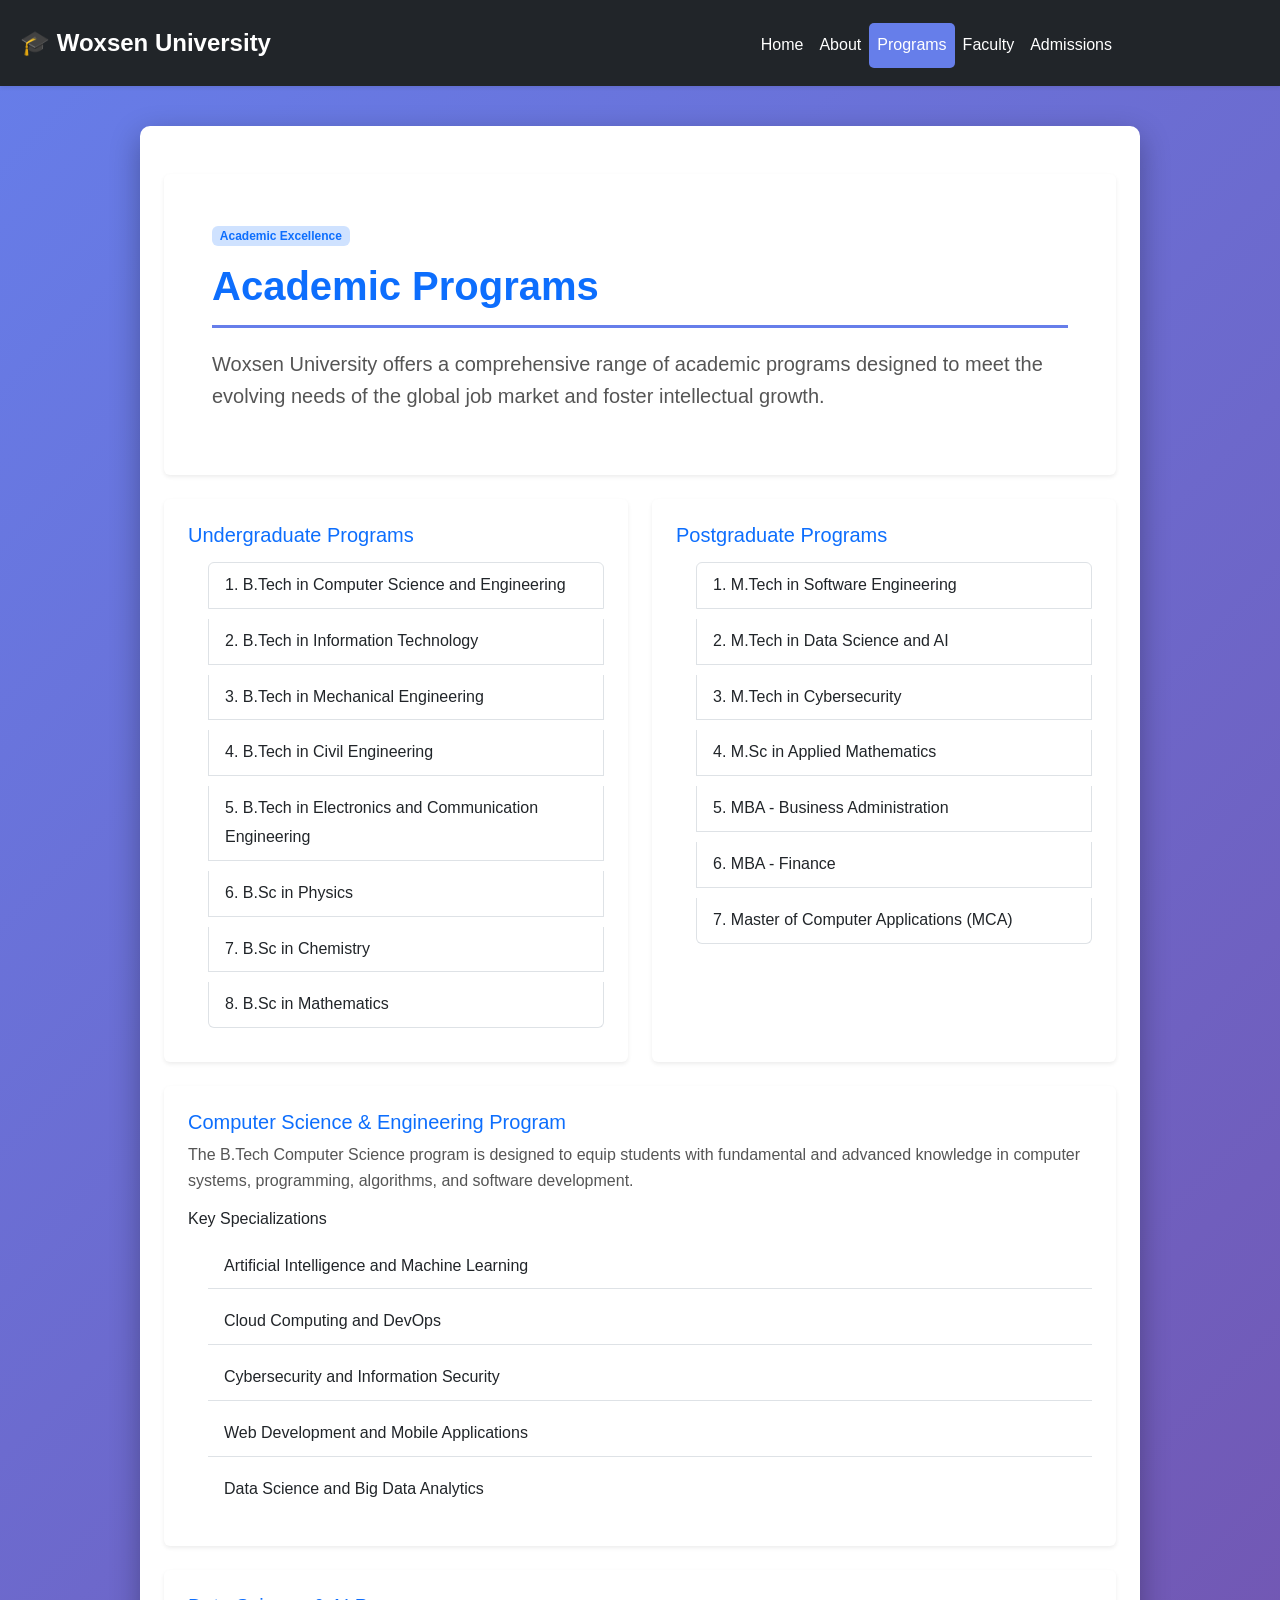
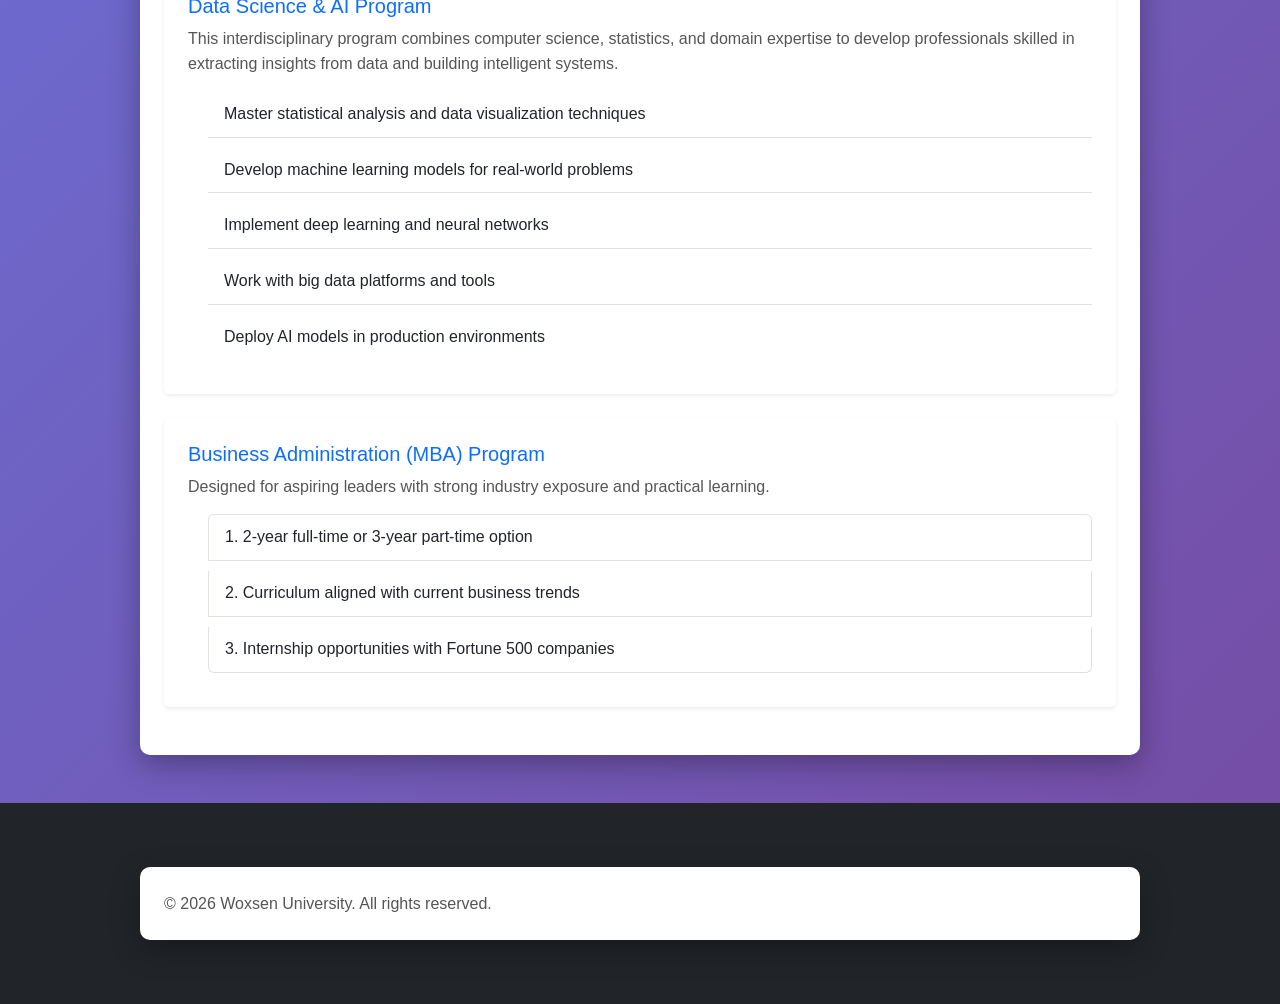
<file: programs.html>
<!DOCTYPE html>
<html lang="en">
<head>
<meta charset="UTF-8">
<meta name="viewport" content="width=device-width, initial-scale=1.0">
<title>Woxsen University - Programs</title>
<link href="https://cdn.jsdelivr.net/npm/bootstrap@5.3.3/dist/css/bootstrap.min.css" rel="stylesheet">
<link rel="stylesheet" href="styles.css">
</head>
<body>
  <header class="navbar navbar-expand-lg navbar-dark bg-dark sticky-top shadow-sm">
    <div class="container">
      <a href="index.html" class="navbar-brand fw-bold">🎓 Woxsen University</a>
      <button class="navbar-toggler border-0" type="button" data-bs-toggle="collapse" data-bs-target="#navbarNav" aria-controls="navbarNav" aria-expanded="false" aria-label="Toggle navigation">
        <span class="navbar-toggler-icon"></span>
      </button>
      <div class="collapse navbar-collapse" id="navbarNav">
        <ul class="navbar-nav ms-auto">
          <li class="nav-item"><a class="nav-link" href="index.html">Home</a></li>
          <li class="nav-item"><a class="nav-link" href="about.html">About</a></li>
          <li class="nav-item"><a class="nav-link active" href="programs.html">Programs</a></li>
          <li class="nav-item"><a class="nav-link" href="faculty.html">Faculty</a></li>
          <li class="nav-item"><a class="nav-link" href="admissions.html">Admissions</a></li>
        </ul>
      </div>
    </div>
  </header>

<main class="container py-4 py-lg-5">
  <section class="card shadow-sm border-0 mb-4">
    <div class="card-body p-4 p-lg-5">
      <span class="badge bg-primary-subtle text-primary mb-3">Academic Excellence</span>
      <h1 class="display-6 fw-bold text-primary">Academic Programs</h1>
      <p class="lead">Woxsen University offers a comprehensive range of academic programs designed to meet the evolving needs of the global job market and foster intellectual growth.</p>
    </div>
  </section>

  <section class="row g-4 mb-4">
    <div class="col-lg-6">
      <div class="card shadow-sm border-0 h-100">
        <div class="card-body p-4">
          <h2 class="h5 text-primary">Undergraduate Programs</h2>
          <ol class="list-group list-group-numbered">
            <li class="list-group-item">B.Tech in Computer Science and Engineering</li>
            <li class="list-group-item">B.Tech in Information Technology</li>
            <li class="list-group-item">B.Tech in Mechanical Engineering</li>
            <li class="list-group-item">B.Tech in Civil Engineering</li>
            <li class="list-group-item">B.Tech in Electronics and Communication Engineering</li>
            <li class="list-group-item">B.Sc in Physics</li>
            <li class="list-group-item">B.Sc in Chemistry</li>
            <li class="list-group-item">B.Sc in Mathematics</li>
          </ol>
        </div>
      </div>
    </div>
    <div class="col-lg-6">
      <div class="card shadow-sm border-0 h-100">
        <div class="card-body p-4">
          <h2 class="h5 text-primary">Postgraduate Programs</h2>
          <ol class="list-group list-group-numbered">
            <li class="list-group-item">M.Tech in Software Engineering</li>
            <li class="list-group-item">M.Tech in Data Science and AI</li>
            <li class="list-group-item">M.Tech in Cybersecurity</li>
            <li class="list-group-item">M.Sc in Applied Mathematics</li>
            <li class="list-group-item">MBA - Business Administration</li>
            <li class="list-group-item">MBA - Finance</li>
            <li class="list-group-item">Master of Computer Applications (MCA)</li>
          </ol>
        </div>
      </div>
    </div>
  </section>

  <section class="card shadow-sm border-0 mb-4">
    <div class="card-body p-4">
      <h2 class="h5 text-primary">Computer Science & Engineering Program</h2>
      <p>The B.Tech Computer Science program is designed to equip students with fundamental and advanced knowledge in computer systems, programming, algorithms, and software development.</p>
      <h3 class="h6 mt-3">Key Specializations</h3>
      <ul class="list-group list-group-flush">
        <li class="list-group-item">Artificial Intelligence and Machine Learning</li>
        <li class="list-group-item">Cloud Computing and DevOps</li>
        <li class="list-group-item">Cybersecurity and Information Security</li>
        <li class="list-group-item">Web Development and Mobile Applications</li>
        <li class="list-group-item">Data Science and Big Data Analytics</li>
      </ul>
    </div>
  </section>

  <section class="card shadow-sm border-0 mb-4">
    <div class="card-body p-4">
      <h2 class="h5 text-primary">Data Science & AI Program</h2>
      <p>This interdisciplinary program combines computer science, statistics, and domain expertise to develop professionals skilled in extracting insights from data and building intelligent systems.</p>
      <ul class="list-group list-group-flush">
        <li class="list-group-item">Master statistical analysis and data visualization techniques</li>
        <li class="list-group-item">Develop machine learning models for real-world problems</li>
        <li class="list-group-item">Implement deep learning and neural networks</li>
        <li class="list-group-item">Work with big data platforms and tools</li>
        <li class="list-group-item">Deploy AI models in production environments</li>
      </ul>
    </div>
  </section>

  <section class="card shadow-sm border-0">
    <div class="card-body p-4">
      <h2 class="h5 text-primary">Business Administration (MBA) Program</h2>
      <p>Designed for aspiring leaders with strong industry exposure and practical learning.</p>
      <ol class="list-group list-group-numbered">
        <li class="list-group-item">2-year full-time or 3-year part-time option</li>
        <li class="list-group-item">Curriculum aligned with current business trends</li>
        <li class="list-group-item">Internship opportunities with Fortune 500 companies</li>
      </ol>
    </div>
  </section>
</main>

<footer class="bg-dark text-white py-4 mt-5">
  <div class="container text-center">
    <p class="mb-0">&copy; 2026 Woxsen University. All rights reserved.</p>
  </div>
</footer>

<script src="https://cdn.jsdelivr.net/npm/bootstrap@5.3.3/dist/js/bootstrap.bundle.min.js"></script>
</body>
</html>
</file>
<file: styles.css>
* {
  margin: 0;
  padding: 0;
  box-sizing: border-box;
}

html {
  scroll-behavior: smooth;
}

body {
  font-family: 'Segoe UI', Tahoma, Geneva, Verdana, sans-serif;
  background: linear-gradient(135deg, #667eea 0%, #764ba2 100%);
  color: #333;
  line-height: 1.6;
  min-height: 100vh;
}

header {
  background: rgba(0, 0, 0, 0.85);
  padding: 16px 0;
  box-shadow: 0 2px 10px rgba(0, 0, 0, 0.3);
  position: sticky;
  top: 0;
  z-index: 100;
}

.navbar-brand {
  color: white !important;
  font-size: 1.5rem !important;
  font-weight: bold !important;
  white-space: nowrap;
  display: inline-block;
}

.nav-link {
  color: white !important;
  transition: all 0.3s ease !important;
}

.nav-link:hover {
  background: #667eea !important;
  border-radius: 5px !important;
}

.nav-link.active {
  background: #667eea !important;
  border-radius: 5px !important;
}

button:focus-visible,
.navbar-toggler:focus-visible {
  outline: 3px solid #fff;
  outline-offset: 2px;
}

.logo {
  color: white;
  font-size: clamp(1.1rem, 2vw, 1.5rem);
  font-weight: bold;
  text-decoration: none;
}

header .container,
nav .container {
  background: transparent !important;
  width: 100% !important;
  margin: 0 !important;
  padding: 0 20px !important;
  border-radius: 0 !important;
  box-shadow: none !important;
}

.container {
  background: white;
  width: min(1000px, calc(100% - 32px));
  margin: 40px auto;
  padding: 24px;
  border-radius: 10px;
  box-shadow: 0 10px 30px rgba(0, 0, 0, 0.3);
}

h1 {
  color: #667eea;
  margin-bottom: 20px;
  border-bottom: 3px solid #667eea;
  padding-bottom: 15px;
}

h2 {
  color: #764ba2;
  margin-top: 30px;
  margin-bottom: 15px;
}

h3 {
  color: #667eea;
  margin-top: 20px;
  margin-bottom: 10px;
}

p {
  margin-bottom: 15px;
  text-align: left;
  color: #555;
}

button {
  padding: 12px 20px;
  background: #667eea;
  color: white;
  border: none;
  border-radius: 5px;
  cursor: pointer;
  font-size: 16px;
  font-weight: 600;
  transition: all 0.3s ease;
  margin: 8px 8px 8px 0;
  display: inline-block;
  white-space: nowrap;
}

button:hover {
  background: #764ba2;
  transform: translateY(-2px);
  box-shadow: 0 5px 15px rgba(0, 0, 0, 0.2);
}

#notice-buttons {
  display: flex;
  flex-wrap: wrap;
  gap: 8px;
}

table {
  width: 100%;
  border-collapse: collapse;
  margin: 20px 0;
  box-shadow: 0 2px 8px rgba(0, 0, 0, 0.1);
  display: block;
  overflow-x: auto;
  white-space: nowrap;
}

thead {
  background: #667eea;
  color: white;
}

th, td {
  padding: 15px;
  text-align: left;
  border-bottom: 1px solid #ddd;
}

tbody tr:hover {
  background: #f5f5f5;
}

ul, ol {
  margin: 15px 0 15px 20px;
  line-height: 1.8;
}

ul li, ol li {
  margin-bottom: 10px;
  color: #555;
}

.notice-box,
.program-box,
.dept-section,
.highlight-box {
  background: #f9f9f9;
  border-left: 4px solid #667eea;
  padding: 18px;
  margin: 20px 0;
  border-radius: 5px;
}

.notice-box {
  background: #e7f3ff;
}

.notice-box strong,
.highlight-box strong {
  color: #764ba2;
}

footer {
  background: rgba(0, 0, 0, 0.85);
  color: white;
  text-align: center;
  padding: 20px;
  margin-top: 40px;
}

.content {
  display: none;
}

.content.active {
  display: block;
}

@media (max-width: 768px) {
  .container {
    width: min(100%, calc(100% - 20px));
    padding: 18px;
    margin: 20px auto;
  }

  button {
    width: 100%;
  }
}

@media (max-width: 480px) {
  body {
    font-size: 15px;
  }

  header {
    padding: 12px 0;
  }

  .logo {
    width: 100%;
    text-align: center;
  }

  .container {
    padding: 16px;
    border-radius: 8px;
  }

  h1 {
    font-size: 1.5rem;
  }

  h2 {
    font-size: 1.2rem;
  }

  th, td {
    padding: 10px 8px;
  }
}
</file>
